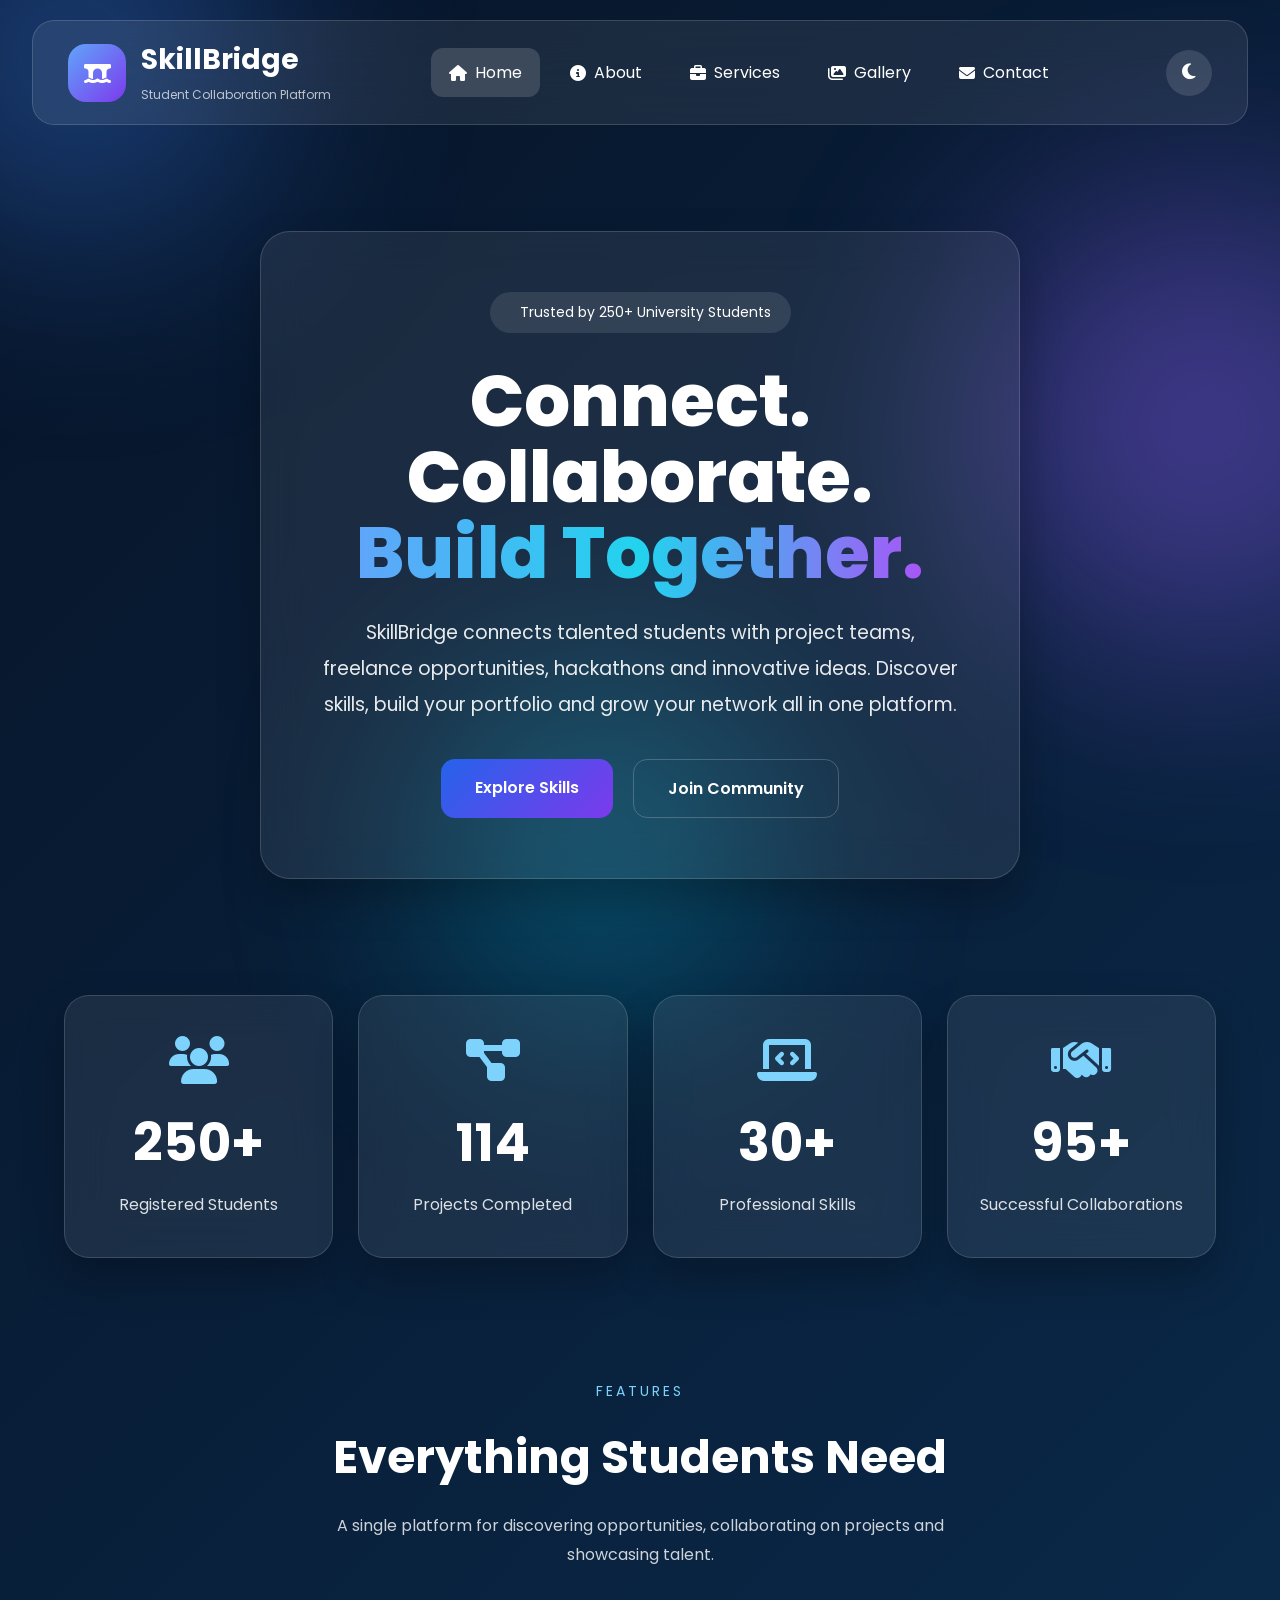
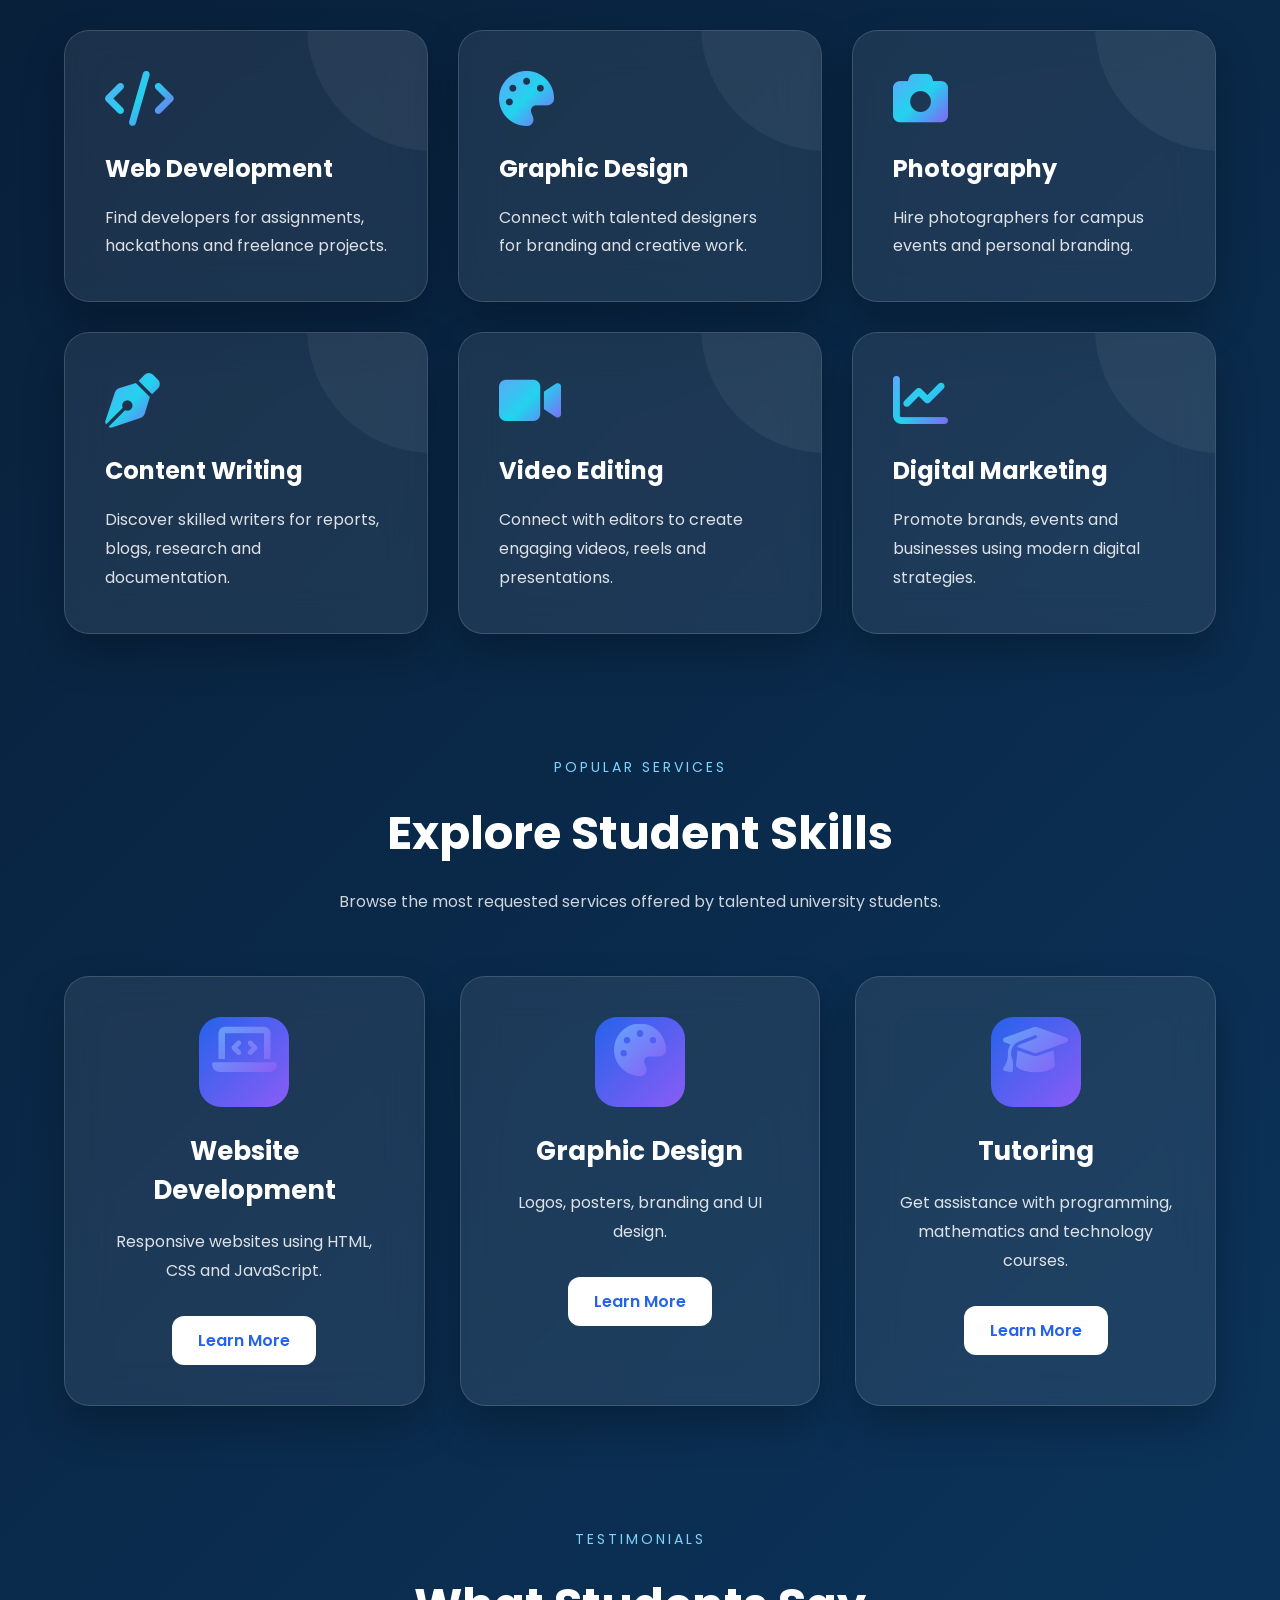
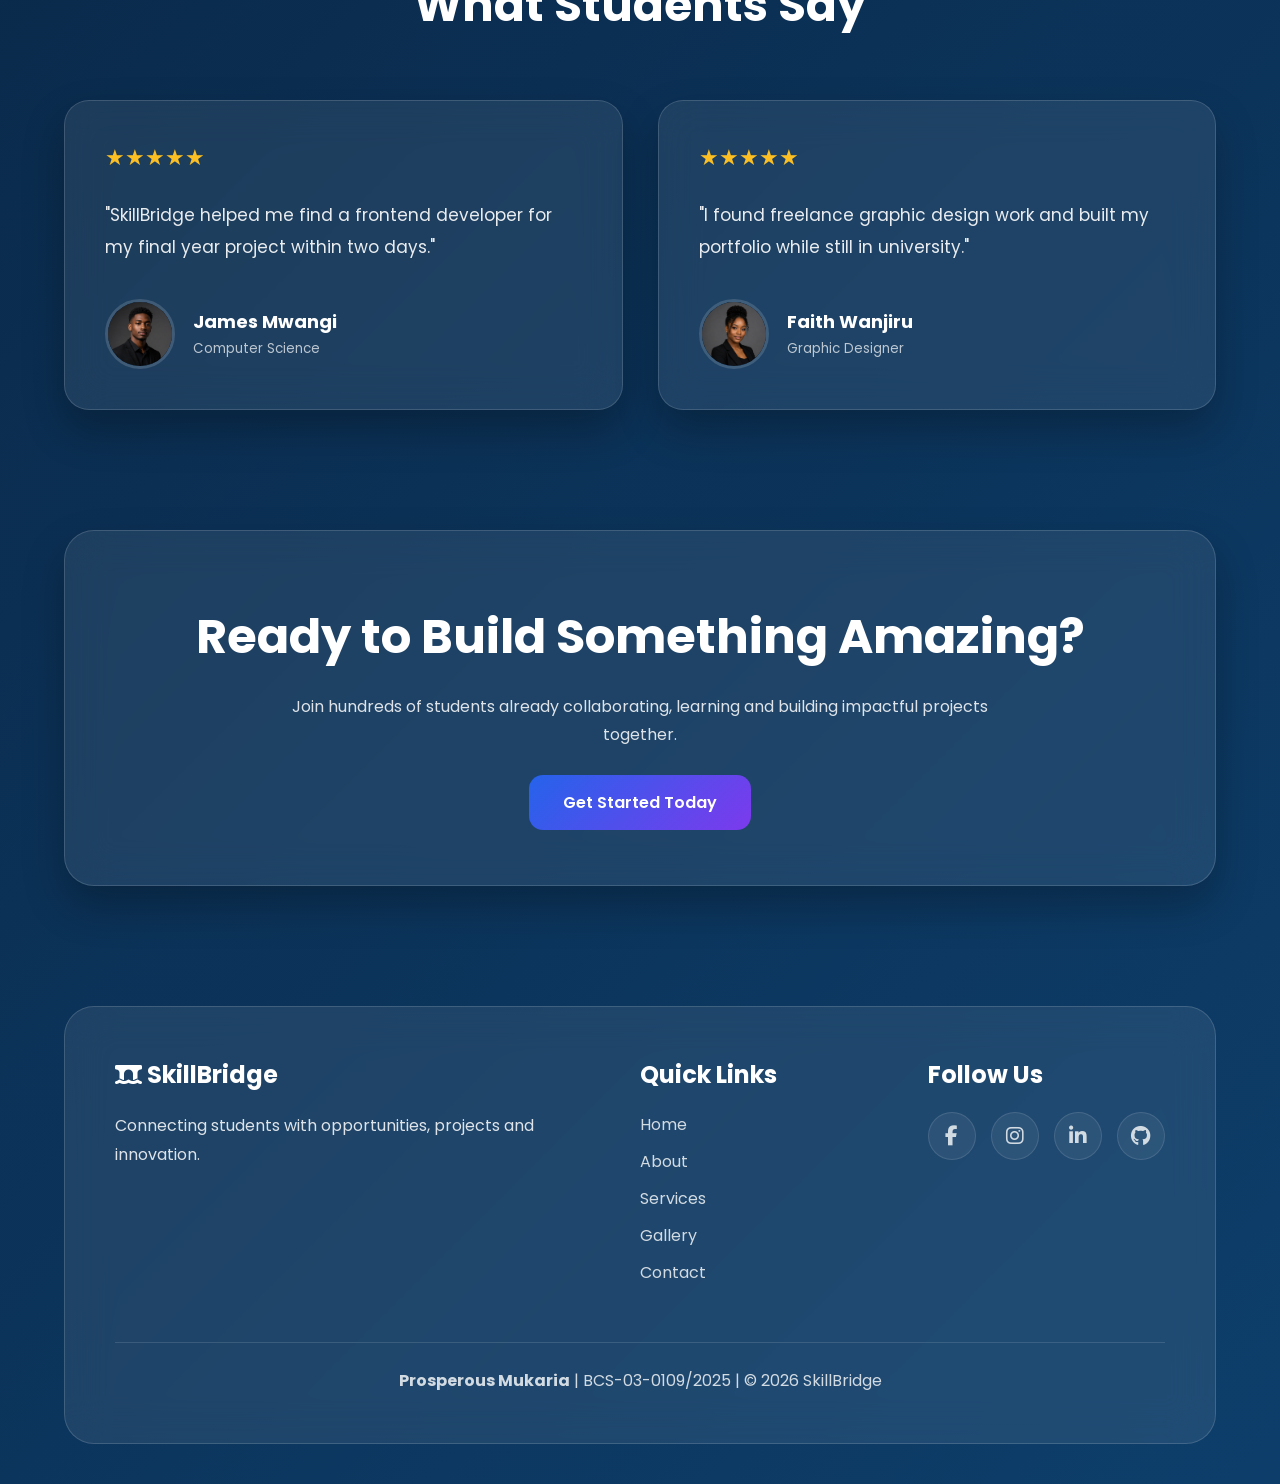
<file: index.html>
<!DOCTYPE html>
<html lang="en">

<head>

    <meta charset="UTF-8">
    <meta name="viewport" content="width=device-width, initial-scale=1.0">

    <title>SkillBridge | Connect. Collaborate. Build Together.</title>

    <meta name="description"
        content="SkillBridge helps students connect, collaborate, showcase skills and build projects together.">

    <link rel="preconnect" href="https://fonts.googleapis.com">

    <link rel="preconnect" href="https://fonts.gstatic.com" crossorigin>

    <link href="https://fonts.googleapis.com/css2?family=Poppins:wght@300;400;500;600;700;800&display=swap"
        rel="stylesheet">

    <link rel="stylesheet"
        href="https://cdnjs.cloudflare.com/ajax/libs/font-awesome/6.7.2/css/all.min.css">

    <link rel="stylesheet" href="css/style.css">

</head>

<body>

    <!-- Background Blobs -->

    <div class="blob blob1"></div>
    <div class="blob blob2"></div>
    <div class="blob blob3"></div>

    <!-- ================= NAVBAR ================= -->

    <header>

        <nav class="navbar">

            <a href="index.html" class="logo">

                <div class="logo-icon">

                    <i class="fa-solid fa-bridge-water"></i>

                </div>

                <div>

                    <h2>SkillBridge</h2>

                    <small>Student Collaboration Platform</small>

                </div>

            </a>

            <ul class="nav-links">

                <li>

                    <a href="index.html" class="active">

                        <i class="fa-solid fa-house"></i>

                        Home

                    </a>

                </li>

                <li>

                    <a href="about.html">

                        <i class="fa-solid fa-circle-info"></i>

                        About

                    </a>

                </li>

                <li>

                    <a href="services.html">

                        <i class="fa-solid fa-briefcase"></i>

                        Services

                    </a>

                </li>

                <li>

                    <a href="gallery.html">

                        <i class="fa-solid fa-images"></i>

                        Gallery

                    </a>

                </li>

                <li>

                    <a href="contact.html">

                        <i class="fa-solid fa-envelope"></i>

                        Contact

                    </a>

                </li>

            </ul>

            <div class="nav-actions">

                <button id="darkModeBtn">

                    <i class="fa-solid fa-moon"></i>

                </button>

            </div>

        </nav>

    </header>

    <!-- ================= HERO ================= -->

    <section class="hero">

        <div class="hero-content glass">

            <span class="hero-badge">

                <i class="fa-solid fa-sparkles"></i>

                Trusted by 250+ University Students

            </span>

            <h1>

                Connect.

                <br>

                Collaborate.

                <br>

                <span>Build Together.</span>

            </h1>

            <p>

                SkillBridge connects talented students with project teams,
                freelance opportunities, hackathons and innovative ideas.
                Discover skills, build your portfolio and grow your network
                all in one platform.

            </p>

            <div class="hero-buttons">

                <a href="services.html" class="btn">

                    Explore Skills

                </a>

                <a href="contact.html" class="btn btn-outline">

                    Join Community

                </a>

            </div>

        </div>

    </section>

    <!-- ================= STATS ================= -->

    <section class="stats">

        <div class="stat glass">

            <i class="fa-solid fa-users"></i>

            <h2 class="counter" data-target="250">0</h2>

            <p>Registered Students</p>

        </div>

        <div class="stat glass">

            <i class="fa-solid fa-diagram-project"></i>

            <h2 class="counter" data-target="120">0</h2>

            <p>Projects Completed</p>

        </div>

        <div class="stat glass">

            <i class="fa-solid fa-laptop-code"></i>

            <h2 class="counter" data-target="30">0</h2>

            <p>Professional Skills</p>

        </div>

        <div class="stat glass">

            <i class="fa-solid fa-handshake"></i>

            <h2 class="counter" data-target="95">0</h2>

            <p>Successful Collaborations</p>

        </div>

    </section>

    <!-- ================= FEATURES ================= -->

    <section class="section">

        <div class="section-title">

            <span>FEATURES</span>

            <h2>Everything Students Need</h2>

            <p>

                A single platform for discovering opportunities,
                collaborating on projects and showcasing talent.

            </p>

        </div>

        <div class="features-grid">

            <div class="feature-card glass">

                <i class="fa-solid fa-code"></i>

                <h3>Web Development</h3>

                <p>

                    Find developers for assignments,
                    hackathons and freelance projects.

                </p>

            </div>

            <div class="feature-card glass">

                <i class="fa-solid fa-palette"></i>

                <h3>Graphic Design</h3>

                <p>

                    Connect with talented designers
                    for branding and creative work.

                </p>

            </div>

            <div class="feature-card glass">

                <i class="fa-solid fa-camera"></i>

                <h3>Photography</h3>

                <p>

                    Hire photographers for campus
                    events and personal branding.

                </p>

            </div>

                        <div class="feature-card glass">

                <i class="fa-solid fa-pen-nib"></i>

                <h3>Content Writing</h3>

                <p>

                    Discover skilled writers for reports,
                    blogs, research and documentation.

                </p>

            </div>

            <div class="feature-card glass">

                <i class="fa-solid fa-video"></i>

                <h3>Video Editing</h3>

                <p>

                    Connect with editors to create
                    engaging videos, reels and presentations.

                </p>

            </div>

            <div class="feature-card glass">

                <i class="fa-solid fa-chart-line"></i>

                <h3>Digital Marketing</h3>

                <p>

                    Promote brands, events and businesses
                    using modern digital strategies.

                </p>

            </div>

        </div>

    </section>

    <!-- ================= SERVICES ================= -->

    <section class="section">

        <div class="section-title">

            <span>POPULAR SERVICES</span>

            <h2>Explore Student Skills</h2>

            <p>

                Browse the most requested services offered
                by talented university students.

            </p>

        </div>

        <div class="services-grid">

            <div class="service-card glass">

                <div class="service-icon">

                    <i class="fa-solid fa-laptop-code"></i>

                </div>

                <h3>Website Development</h3>

                <p>

                    Responsive websites using HTML,
                    CSS and JavaScript.

                </p>

                <a href="services.html" class="btn-small">

                    Learn More

                </a>

            </div>

            <div class="service-card glass">

                <div class="service-icon">

                    <i class="fa-solid fa-palette"></i>

                </div>

                <h3>Graphic Design</h3>

                <p>

                    Logos, posters,
                    branding and UI design.

                </p>

                <a href="services.html" class="btn-small">

                    Learn More

                </a>

            </div>

            <div class="service-card glass">

                <div class="service-icon">

                    <i class="fa-solid fa-graduation-cap"></i>

                </div>

                <h3>Tutoring</h3>

                <p>

                    Get assistance with programming,
                    mathematics and technology courses.

                </p>

                <a href="services.html" class="btn-small">

                    Learn More

                </a>

            </div>

        </div>

    </section>

    <!-- ================= TESTIMONIALS ================= -->

    <section class="section">

        <div class="section-title">

            <span>TESTIMONIALS</span>

            <h2>What Students Say</h2>

        </div>

        <div class="testimonial-grid">

            <div class="testimonial glass">

                <div class="stars">

                    ★★★★★

                </div>

                <p>

                    "SkillBridge helped me find a
                    frontend developer for my final
                    year project within two days."

                </p>

                <div class="person">

                    <img src="images/student1.png" alt="Student">

                    <div>

                        <h4>James Mwangi</h4>

                        <small>Computer Science</small>

                    </div>

                </div>

            </div>

            <div class="testimonial glass">

                <div class="stars">

                    ★★★★★

                </div>

                <p>

                    "I found freelance graphic design
                    work and built my portfolio while
                    still in university."

                </p>

                <div class="person">

                    <img src="images/student2.png" alt="Student">

                    <div>

                        <h4>Faith Wanjiru</h4>

                        <small>Graphic Designer</small>

                    </div>

                </div>

            </div>

        </div>

    </section>

    <!-- ================= CALL TO ACTION ================= -->

    <section class="cta glass">

        <h2>

            Ready to Build Something Amazing?

        </h2>

        <p>

            Join hundreds of students already collaborating,
            learning and building impactful projects together.

        </p>

        <a href="contact.html" class="btn">

            Get Started Today

        </a>

    </section>

    <!-- ================= FOOTER ================= -->

    <footer>

        <div class="footer-grid">

            <div>

                <h3>

                    <i class="fa-solid fa-bridge-water"></i>

                    SkillBridge

                </h3>

                <p>

                    Connecting students with opportunities,
                    projects and innovation.

                </p>

            </div>

            <div>

                <h3>Quick Links</h3>

                <a href="index.html">Home</a>
                <a href="about.html">About</a>
                <a href="services.html">Services</a>
                <a href="gallery.html">Gallery</a>
                <a href="contact.html">Contact</a>

            </div>

            <div>

                <h3>Follow Us</h3>

                <div class="social-links">

                    <a href="#"><i class="fab fa-facebook-f"></i></a>

                    <a href="#"><i class="fab fa-instagram"></i></a>

                    <a href="#"><i class="fab fa-linkedin-in"></i></a>

                    <a href="#"><i class="fab fa-github"></i></a>

                </div>

            </div>

        </div>

        <hr>

        <p>

            <strong>Prosperous Mukaria</strong> |
            BCS-03-0109/2025 |
            &copy; 2026 SkillBridge

        </p>

    </footer>

    <button id="topBtn">

        <i class="fa-solid fa-arrow-up"></i>

    </button>

    <script src="js/script.js"></script>

</body>

</html>
</file>
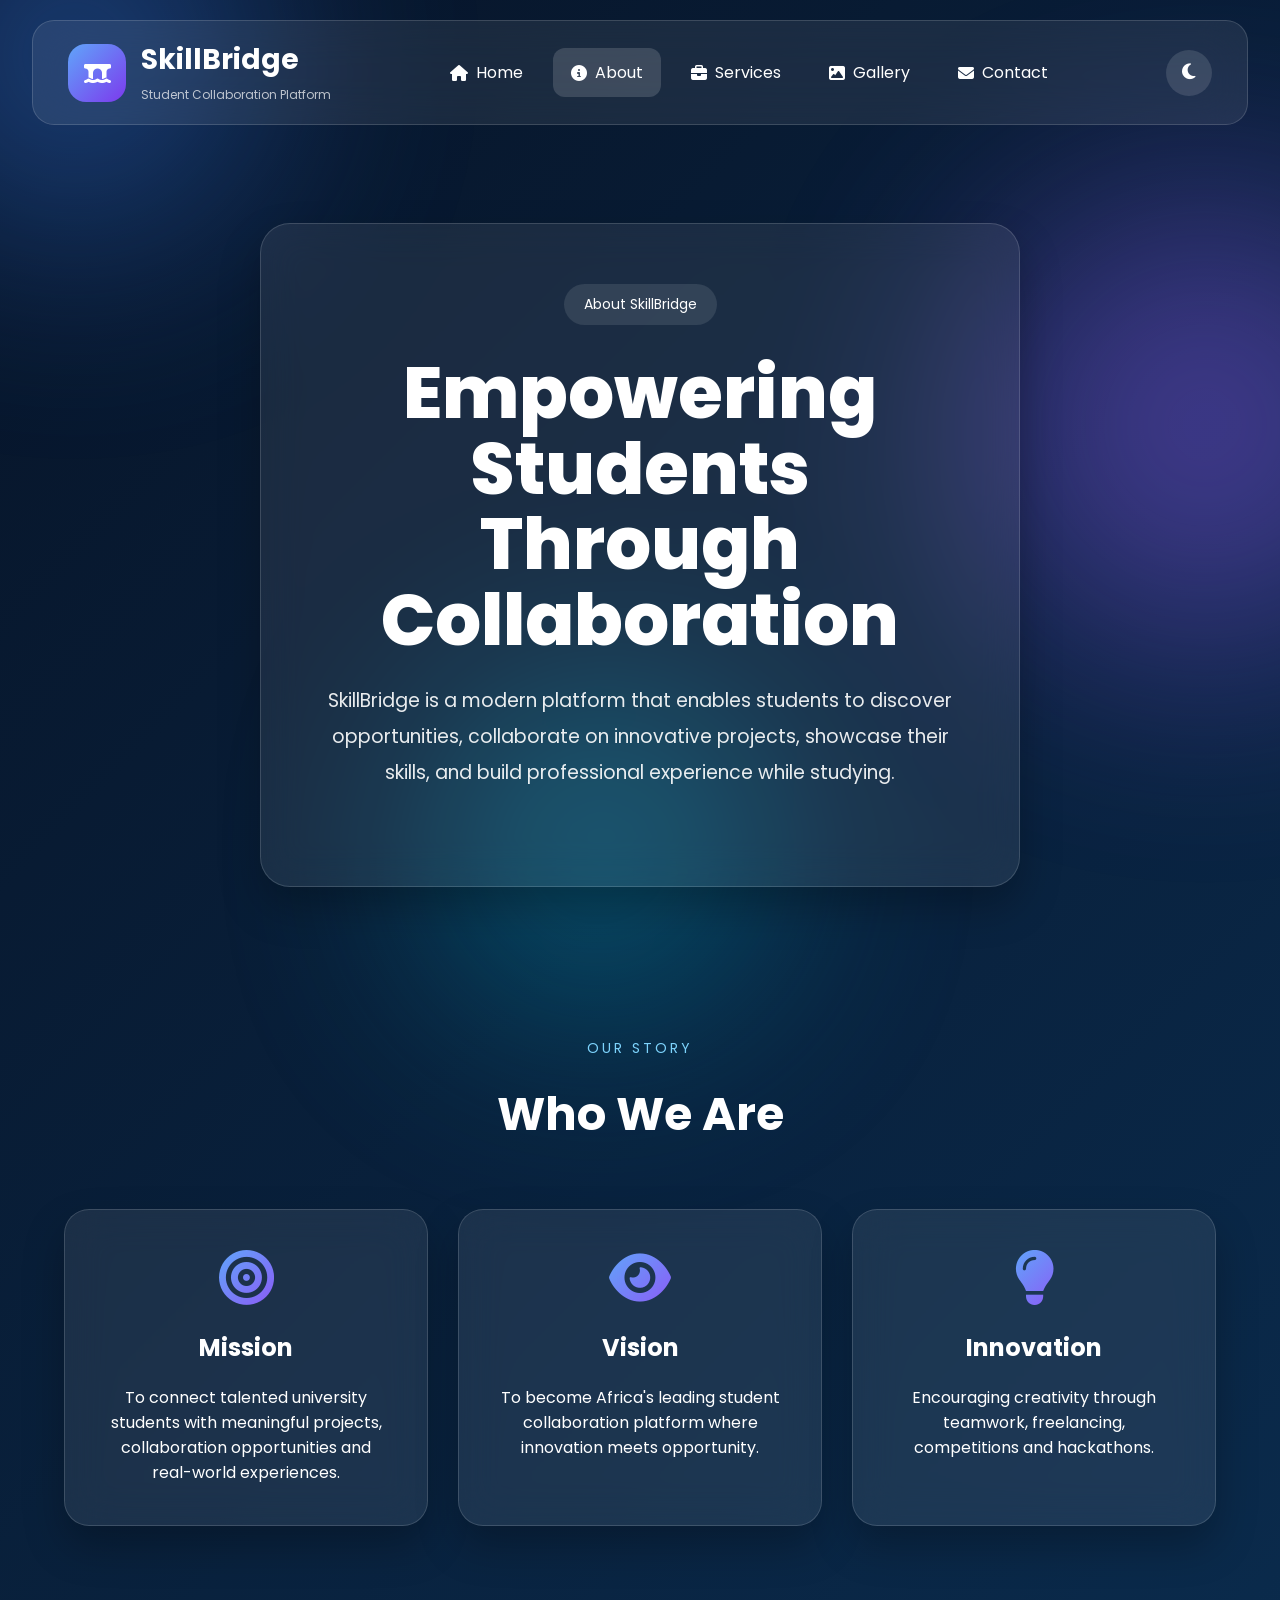
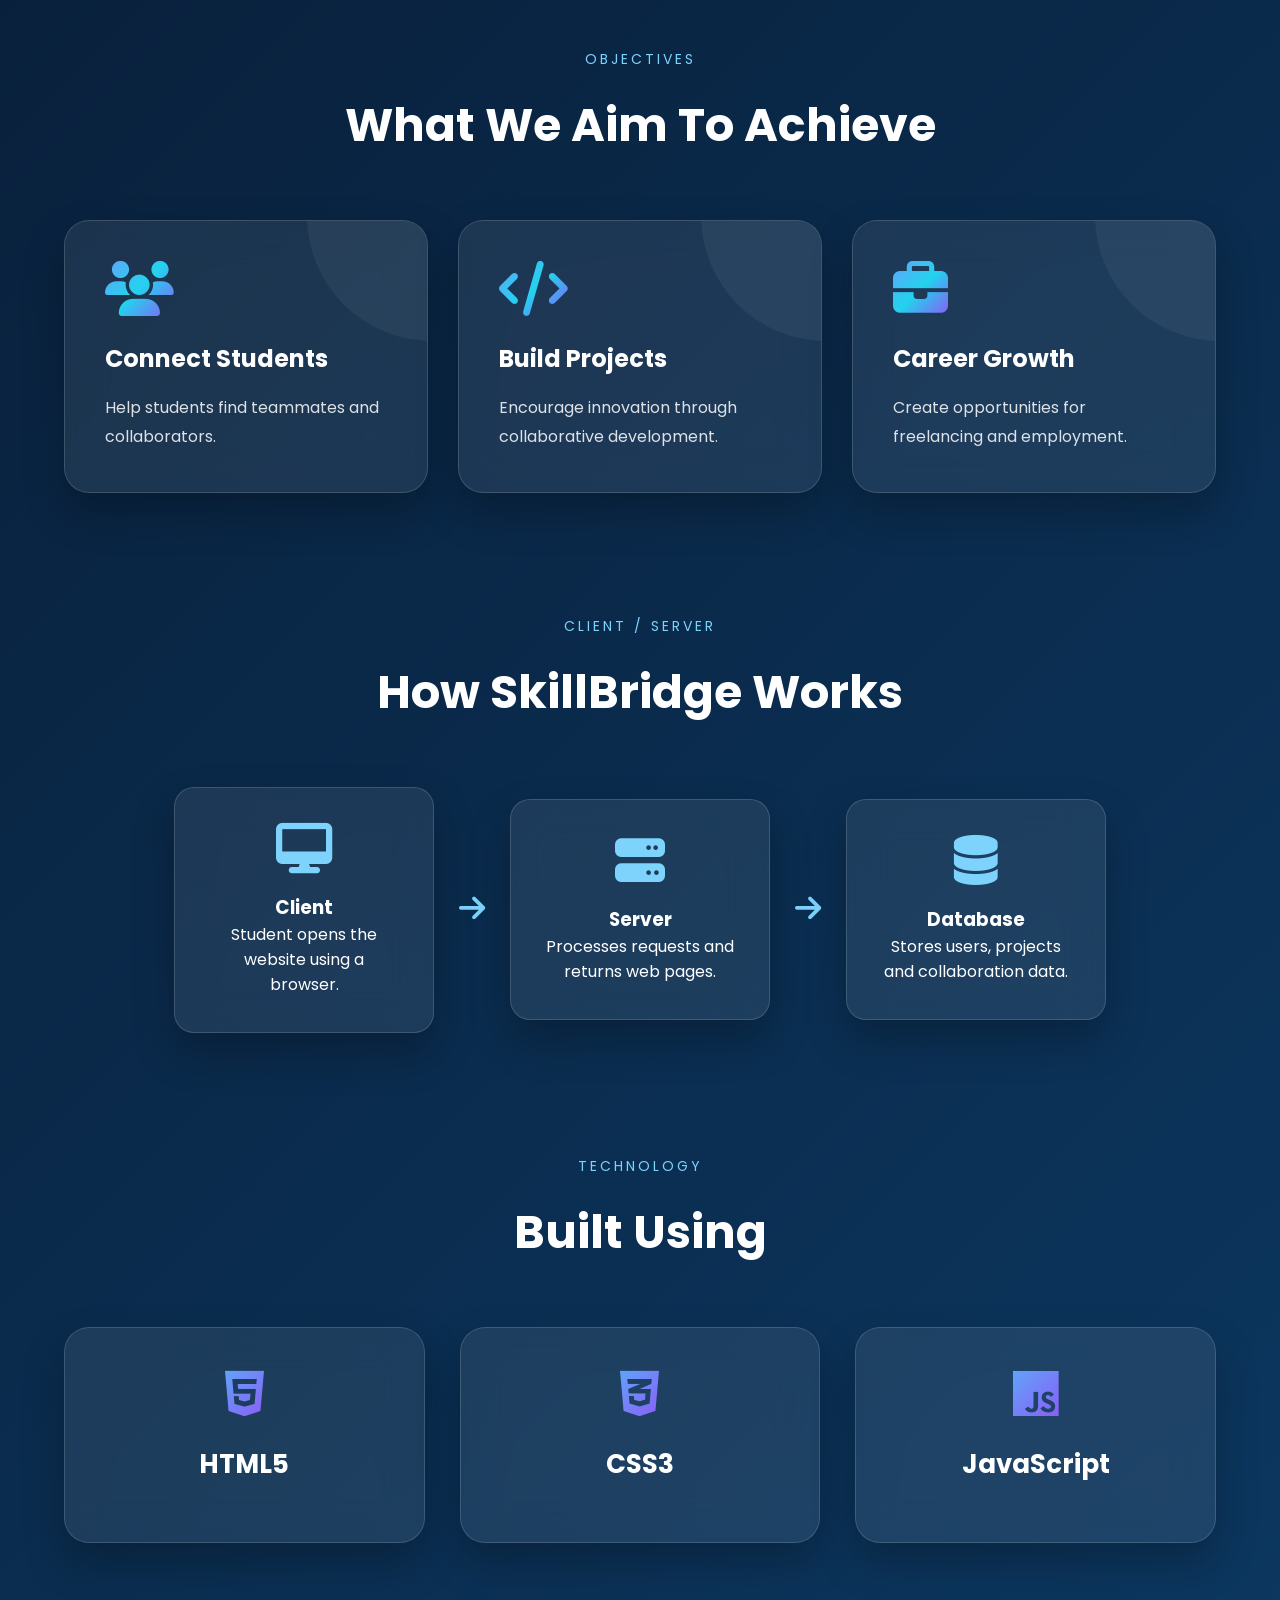
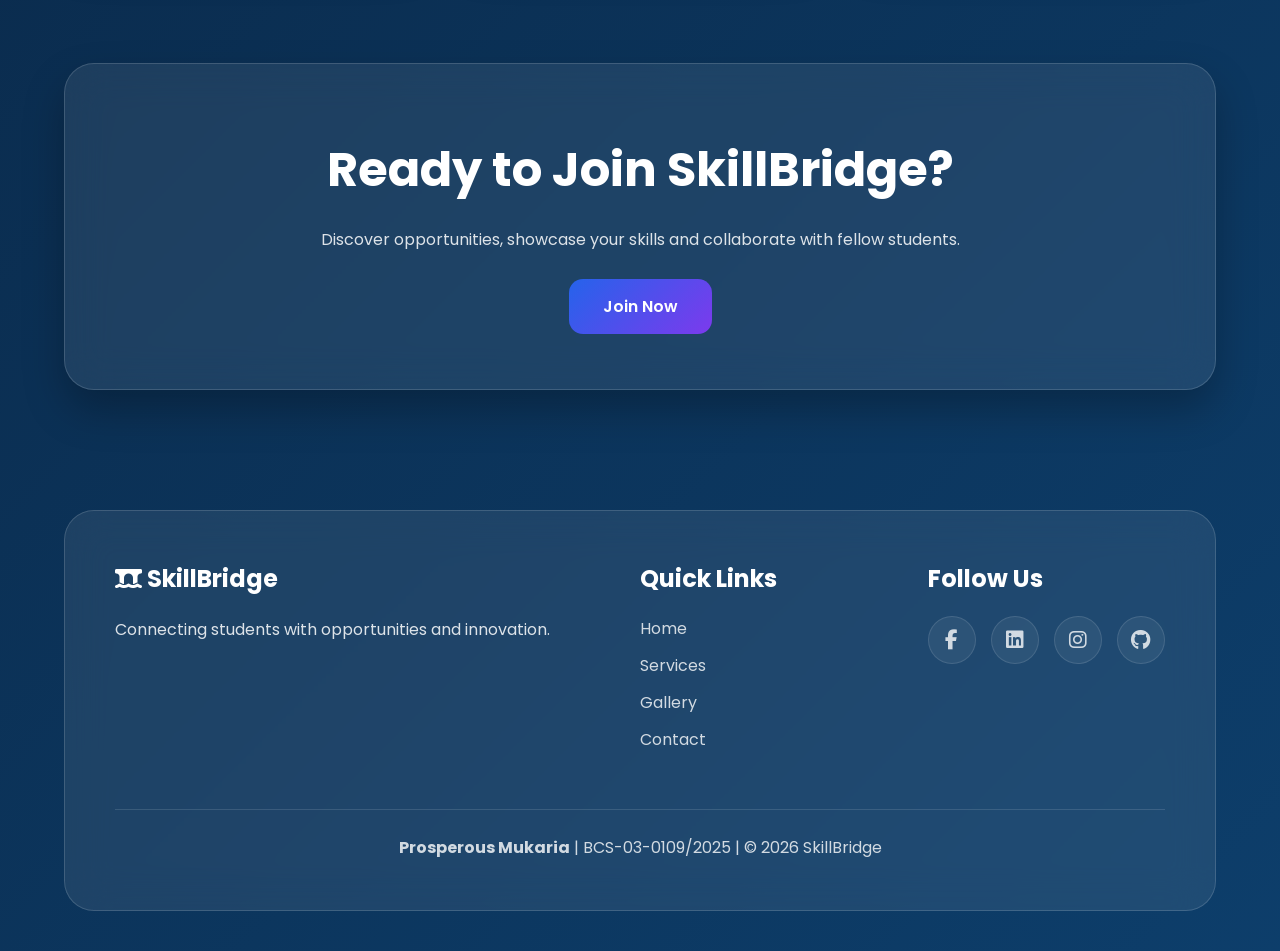
<file: about.html>
<!DOCTYPE html>
<html lang="en">

<head>

<meta charset="UTF-8">

<meta name="viewport"
content="width=device-width, initial-scale=1.0">

<title>About | SkillBridge</title>

<link rel="preconnect"
href="https://fonts.googleapis.com">

<link rel="preconnect"
href="https://fonts.gstatic.com"
crossorigin>

<link
href="https://fonts.googleapis.com/css2?family=Poppins:wght@300;400;500;600;700;800&display=swap"
rel="stylesheet">

<link
rel="stylesheet"
href="https://cdnjs.cloudflare.com/ajax/libs/font-awesome/6.7.2/css/all.min.css">

<link
rel="stylesheet"
href="css/style.css">

</head>

<body>

<div class="blob blob1"></div>
<div class="blob blob2"></div>
<div class="blob blob3"></div>

<header>

<nav class="navbar">

<a href="index.html"
class="logo">

<div class="logo-icon">

<i class="fa-solid fa-bridge-water"></i>

</div>

<div>

<h2>SkillBridge</h2>

<small>Student Collaboration Platform</small>

</div>

</a>

<ul class="nav-links">

<li><a href="index.html"><i class="fa-solid fa-house"></i> Home</a></li>

<li><a class="active"
href="about.html"><i class="fa-solid fa-circle-info"></i> About</a></li>

<li><a href="services.html"><i class="fa-solid fa-briefcase"></i> Services</a></li>

<li><a href="gallery.html"><i class="fa-solid fa-image"></i> Gallery</a></li>

<li><a href="contact.html"><i class="fa-solid fa-envelope"></i> Contact</a></li>

</ul>

<button id="darkModeBtn">

<i class="fa-solid fa-moon"></i>

</button>

</nav>

</header>

<section class="hero">

<div class="hero-content glass">

<span class="hero-badge">

About SkillBridge

</span>

<h1>

Empowering Students

Through Collaboration

</h1>

<p>

SkillBridge is a modern platform that enables students to discover opportunities, collaborate on innovative projects, showcase their skills, and build professional experience while studying.

</p>

</div>

</section>

<section class="section">

<div class="section-title">

<span>OUR STORY</span>

<h2>

Who We Are

</h2>

</div>

<div class="about-container">

<div class="about-card glass">

<i class="fa-solid fa-bullseye"></i>

<h3>Mission</h3>

<p>

To connect talented university students with meaningful projects, collaboration opportunities and real-world experiences.

</p>

</div>

<div class="about-card glass">

<i class="fa-solid fa-eye"></i>

<h3>Vision</h3>

<p>

To become Africa's leading student collaboration platform where innovation meets opportunity.

</p>

</div>

<div class="about-card glass">

<i class="fa-solid fa-lightbulb"></i>

<h3>Innovation</h3>

<p>

Encouraging creativity through teamwork, freelancing, competitions and hackathons.

</p>

</div>

</div>

</section>

<section class="section">

<div class="section-title">

<span>OBJECTIVES</span>

<h2>

What We Aim To Achieve

</h2>

</div>

<div class="features-grid">

<div class="feature-card glass">

<i class="fa-solid fa-users"></i>

<h3>Connect Students</h3>

<p>

Help students find teammates and collaborators.

</p>

</div>

<div class="feature-card glass">

<i class="fa-solid fa-code"></i>

<h3>Build Projects</h3>

<p>

Encourage innovation through collaborative development.

</p>

</div>

<div class="feature-card glass">

<i class="fa-solid fa-briefcase"></i>

<h3>Career Growth</h3>

<p>

Create opportunities for freelancing and employment.

</p>

</div>

</div>

</section>

<section class="section">

<div class="section-title">

<span>CLIENT / SERVER</span>

<h2>

How SkillBridge Works

</h2>

</div>

<div class="architecture">

<div class="arch-box glass">

<i class="fa-solid fa-desktop"></i>

<h3>Client</h3>

<p>

Student opens the website using a browser.

</p>

</div>

<div class="arrow">

<i class="fa-solid fa-arrow-right"></i>

</div>

<div class="arch-box glass">

<i class="fa-solid fa-server"></i>

<h3>Server</h3>

<p>

Processes requests and returns web pages.

</p>

</div>

<div class="arrow">

<i class="fa-solid fa-arrow-right"></i>

</div>

<div class="arch-box glass">

<i class="fa-solid fa-database"></i>

<h3>Database</h3>

<p>

Stores users, projects and collaboration data.

</p>

</div>

</div>

</section>

<section class="section">

<div class="section-title">

<span>TECHNOLOGY</span>

<h2>

Built Using

</h2>

</div>

<div class="services-grid">

<div class="service-card glass">

<i class="fa-brands fa-html5"></i>

<h3>HTML5</h3>

</div>

<div class="service-card glass">

<i class="fa-brands fa-css3-alt"></i>

<h3>CSS3</h3>

</div>

<div class="service-card glass">

<i class="fa-brands fa-js"></i>

<h3>JavaScript</h3>

</div>

</div>

</section>

<section class="cta glass">

<h2>

Ready to Join SkillBridge?

</h2>

<p>

Discover opportunities, showcase your skills and collaborate with fellow students.

</p>

<a href="contact.html"

class="btn">

Join Now

</a>

</section>

<footer>

<div class="footer-grid">

<div>

<h3>

<i class="fa-solid fa-bridge-water"></i>

SkillBridge

</h3>

<p>

Connecting students with opportunities and innovation.

</p>

</div>

<div>

<h3>Quick Links</h3>

<a href="index.html">Home</a>

<a href="services.html">Services</a>

<a href="gallery.html">Gallery</a>

<a href="contact.html">Contact</a>

</div>

<div>

<h3>Follow Us</h3>

<div class="social-links">

<a href="#"><i class="fab fa-facebook-f"></i></a>

<a href="#"><i class="fab fa-linkedin"></i></a>

<a href="#"><i class="fab fa-instagram"></i></a>

<a href="#"><i class="fab fa-github"></i></a>

</div>

</div>

</div>

<hr>

<p>

<strong>Prosperous Mukaria</strong> |

BCS-03-0109/2025 |

© 2026 SkillBridge

</p>

</footer>

<button id="topBtn">

<i class="fa-solid fa-arrow-up"></i>

</button>

<script src="js/script.js"></script>

</body>

</html>
</file>
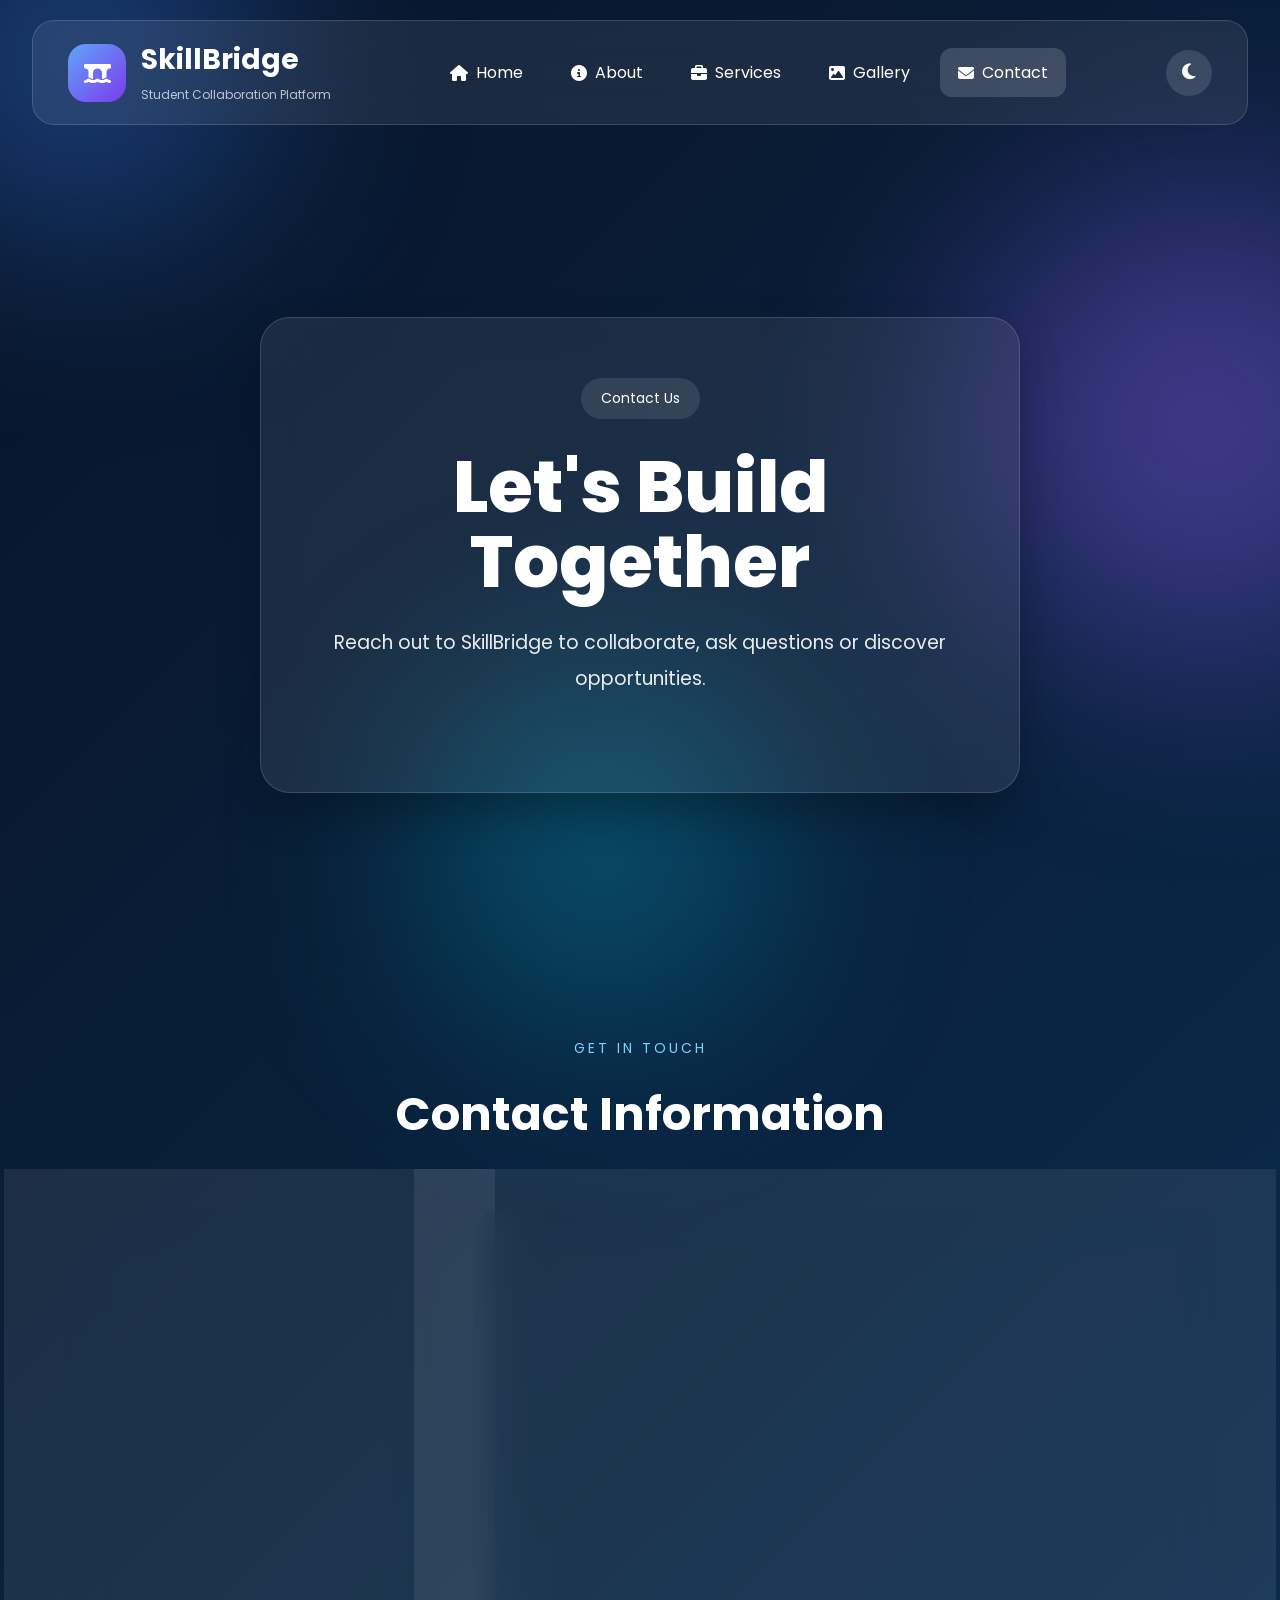
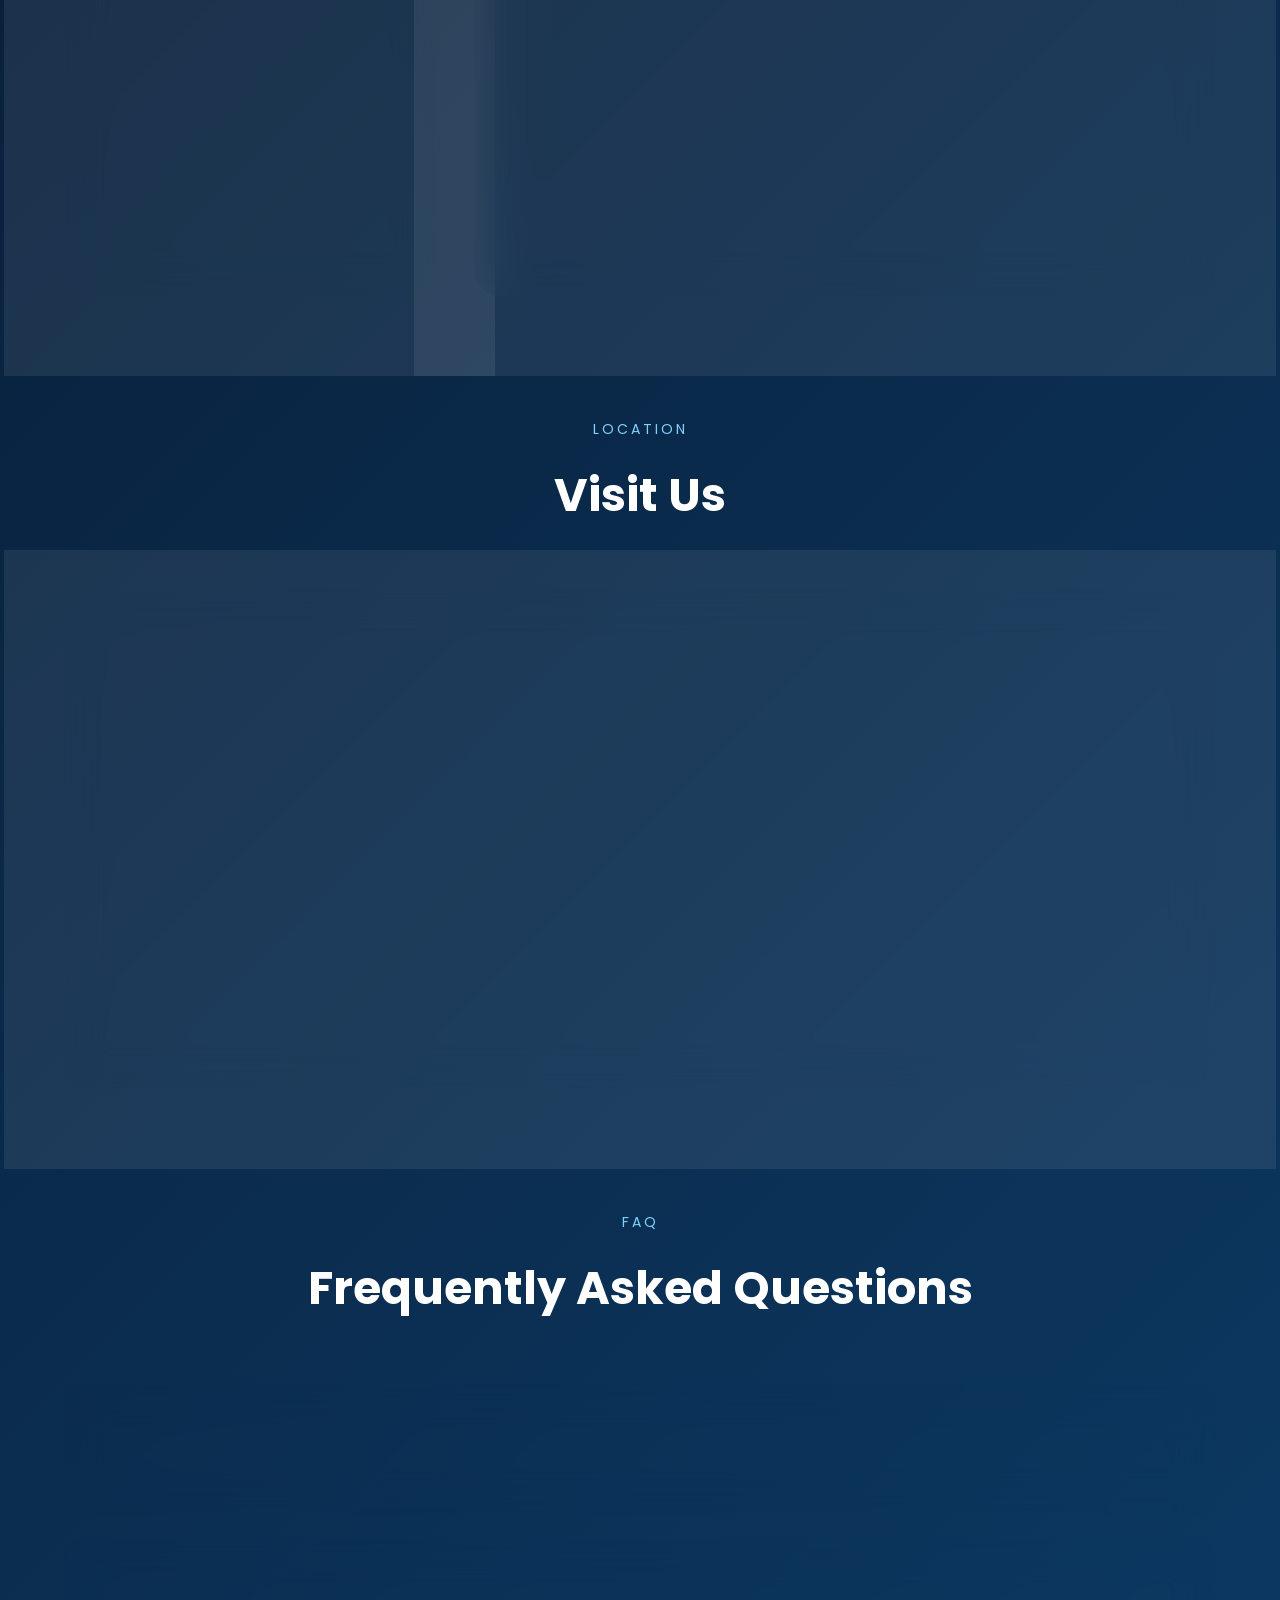
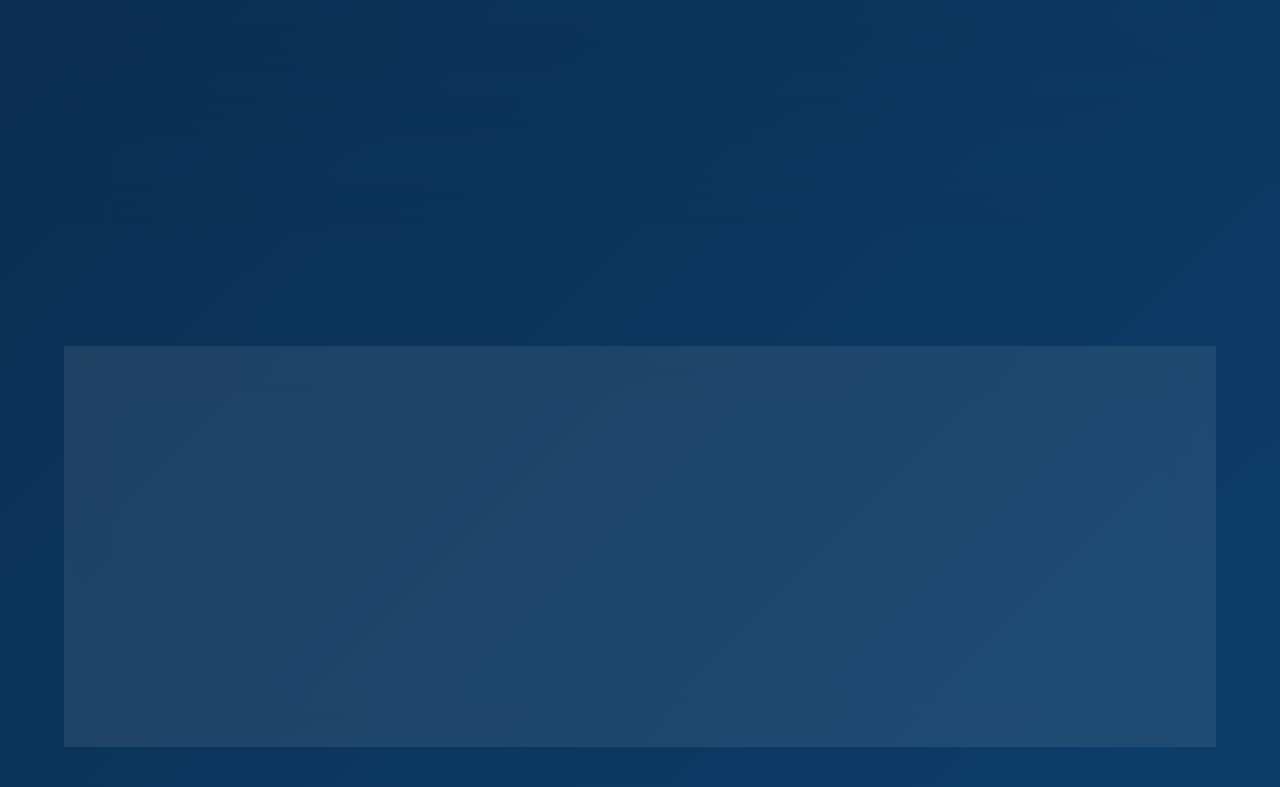
<file: contact.html>
<!DOCTYPE html>
<html lang="en">

<head>

<meta charset="UTF-8">

<meta name="viewport"
content="width=device-width, initial-scale=1.0">

<title>Contact | SkillBridge</title>

<link rel="preconnect"
href="https://fonts.googleapis.com">

<link rel="preconnect"
href="https://fonts.gstatic.com"
crossorigin>

<link href="https://fonts.googleapis.com/css2?family=Poppins:wght@300;400;500;600;700;800&display=swap"
rel="stylesheet">

<link rel="stylesheet"
href="https://cdnjs.cloudflare.com/ajax/libs/font-awesome/6.7.2/css/all.min.css">

<link rel="stylesheet"
href="css/style.css">

</head>

<body>

<div class="blob blob1"></div>
<div class="blob blob2"></div>
<div class="blob blob3"></div>

<header>

<nav class="navbar">

<a href="index.html" class="logo">

<div class="logo-icon">

<i class="fa-solid fa-bridge-water"></i>

</div>

<div>

<h2>SkillBridge</h2>

<small>Student Collaboration Platform</small>

</div>

</a>

<ul class="nav-links">

<li><a href="index.html"><i class="fa-solid fa-house"></i> Home</a></li>

<li><a href="about.html"><i class="fa-solid fa-circle-info"></i> About</a></li>

<li><a href="services.html"><i class="fa-solid fa-briefcase"></i> Services</a></li>

<li><a href="gallery.html"><i class="fa-solid fa-image"></i> Gallery</a></li>

<li><a class="active" href="contact.html"><i class="fa-solid fa-envelope"></i> Contact</a></li>

</ul>

<button id="darkModeBtn">

<i class="fa-solid fa-moon"></i>

</button>

</nav>

</header>

<section class="hero">

<div class="hero-content glass">

<span class="hero-badge">

Contact Us

</span>

<h1>

Let's Build Together

</h1>

<p>

Reach out to SkillBridge to collaborate, ask questions or discover opportunities.

</p>

</div>

</section>

<section class="section">

<div class="section-title">

<span>GET IN TOUCH</span>

<h2>

Contact Information

</h2>

</div>

<div class="contact-container">

<div class="contact-info glass">

<h3>Contact Details</h3>

<p>

<i class="fa-solid fa-location-dot"></i>

Nairobi, Kenya

</p>

<p>

<i class="fa-solid fa-phone"></i>

+254 700 123 456

</p>

<p>

<i class="fa-solid fa-envelope"></i>

info@skillbridge.com

</p>

<p>

<i class="fa-solid fa-clock"></i>

Mon - Fri : 8:00 AM - 5:00 PM

</p>

</div>

<div class="contact-form glass">

<form id="contactForm">

<label>

Full Name

</label>

<input
type="text"
id="name"
required>

<label>

Email Address

</label>

<input
type="email"
id="email"
required>

<label>

Service Required

</label>

<select id="service">

<option>Web Development</option>

<option>Graphic Design</option>

<option>Photography</option>

<option>Video Editing</option>

<option>Digital Marketing</option>

</select>

<label>

Message

</label>

<textarea
id="message"
rows="6"
required></textarea>

<button
type="submit"
class="btn">

Send Message

</button>

</form>

</div>

</div>

</section>

<section class="section">

<div class="section-title">

<span>LOCATION</span>

<h2>

Visit Us

</h2>

</div>

<div class="glass"
style="padding:20px;border-radius:25px;">

<iframe

src="https://www.google.com/maps?q=Nairobi,Kenya&output=embed"

width="100%"

height="450"

style="border:0;border-radius:20px;"

loading="lazy">

</iframe>

</div>

</section>

<section class="section">

<div class="section-title">

<span>FAQ</span>

<h2>

Frequently Asked Questions

</h2>

</div>

<div class="faq">

<div class="faq-item glass">

<h3>

What is SkillBridge?

</h3>

<p>

A platform that connects students for collaboration, freelancing and projects.

</p>

</div>

<div class="faq-item glass">

<h3>

Is registration free?

</h3>

<p>

Yes. Students can join and create profiles without paying.

</p>

</div>

<div class="faq-item glass">

<h3>

Can businesses hire students?

</h3>

<p>

Yes. Businesses can connect with talented students through the platform.

</p>

</div>

</div>

</section>

<footer>

<div class="footer-grid">

<div>

<h3>

SkillBridge

</h3>

<p>

Connecting talented students with opportunities.

</p>

</div>

<div>

<h3>

Quick Links

</h3>

<a href="index.html">Home</a>

<a href="about.html">About</a>

<a href="services.html">Services</a>

<a href="gallery.html">Gallery</a>

</div>

<div>

<h3>

Follow Us

</h3>

<div class="social-links">

<a href="#"><i class="fab fa-facebook-f"></i></a>

<a href="#"><i class="fab fa-instagram"></i></a>

<a href="#"><i class="fab fa-linkedin"></i></a>

<a href="#"><i class="fab fa-github"></i></a>

</div>

</div>

</div>

<hr>

<p>

<strong>Prosperous Mukaria</strong>

|

BCS-03-0109/2025

|

&copy; 2026 SkillBridge

</p>

</footer>

<button id="topBtn">

<i class="fa-solid fa-arrow-up"></i>

</button>

<script src="js/script.js"></script>

</body>

</html>
</file>
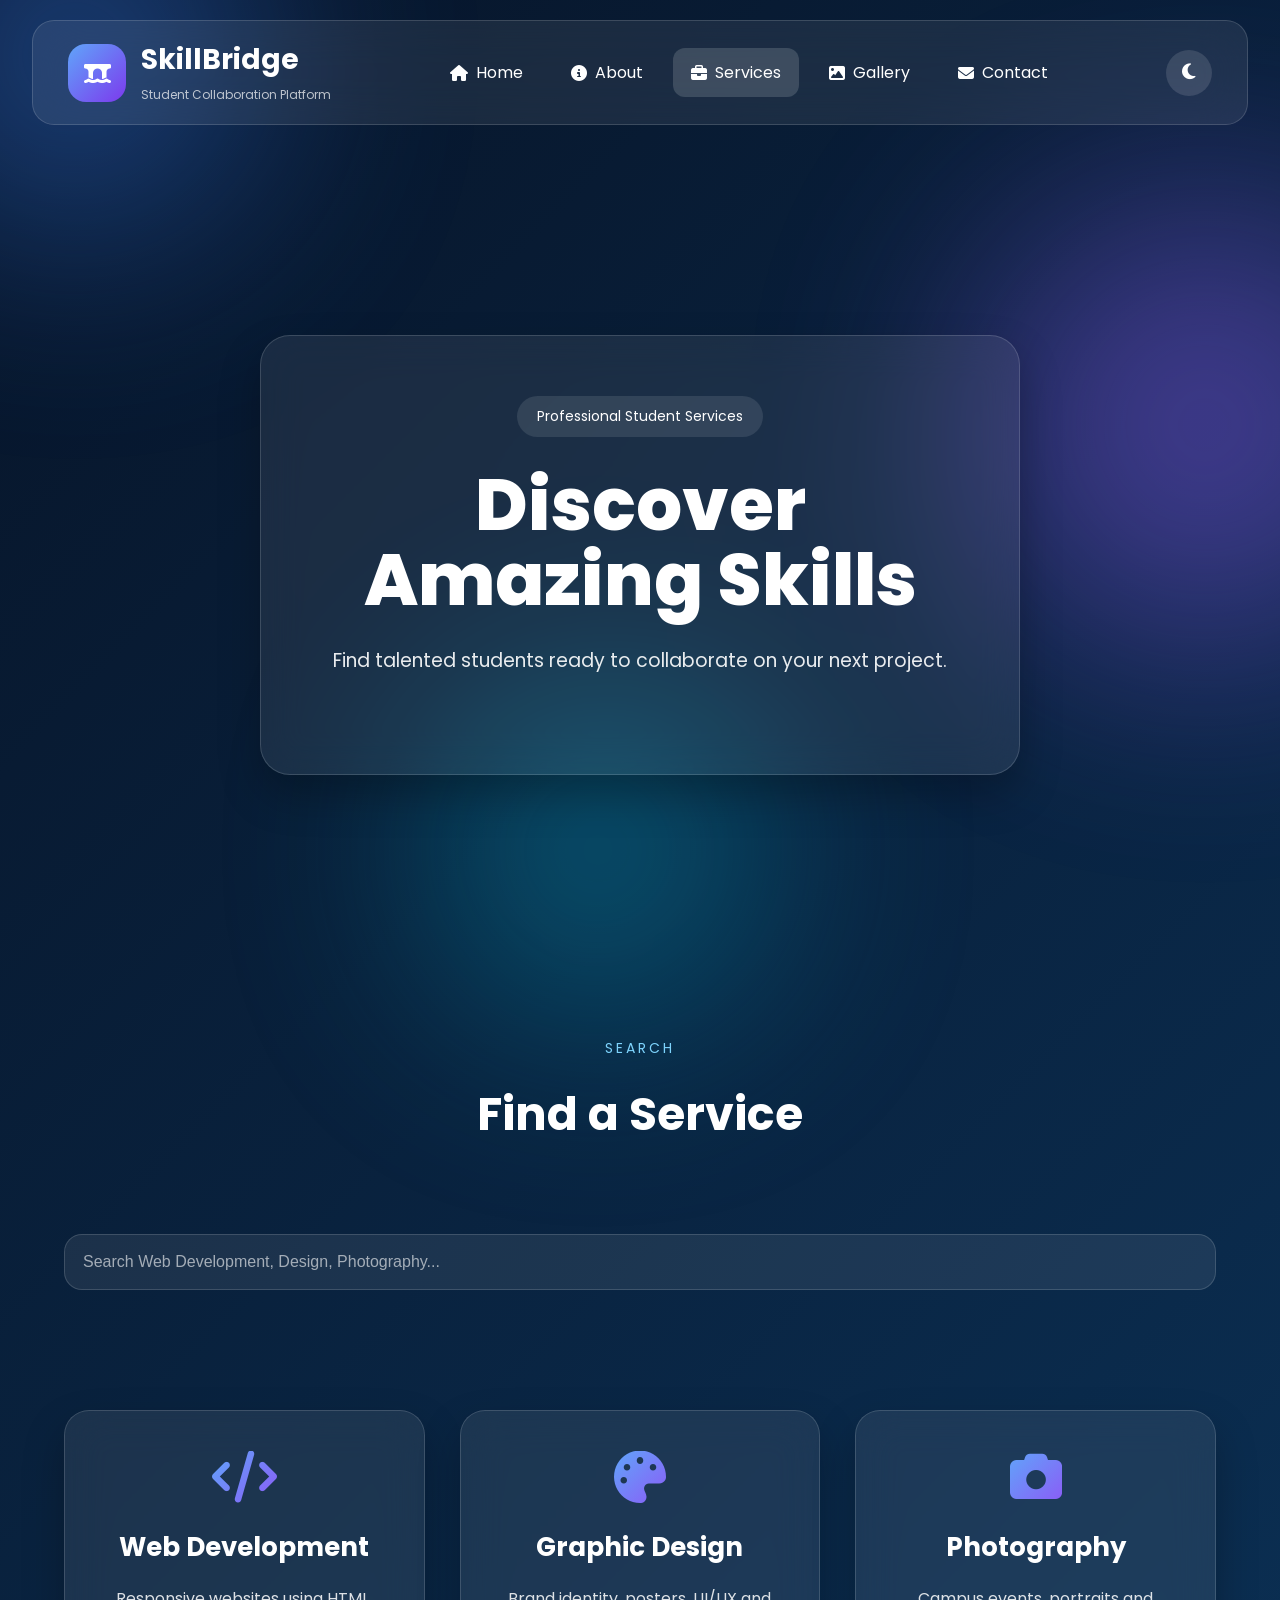
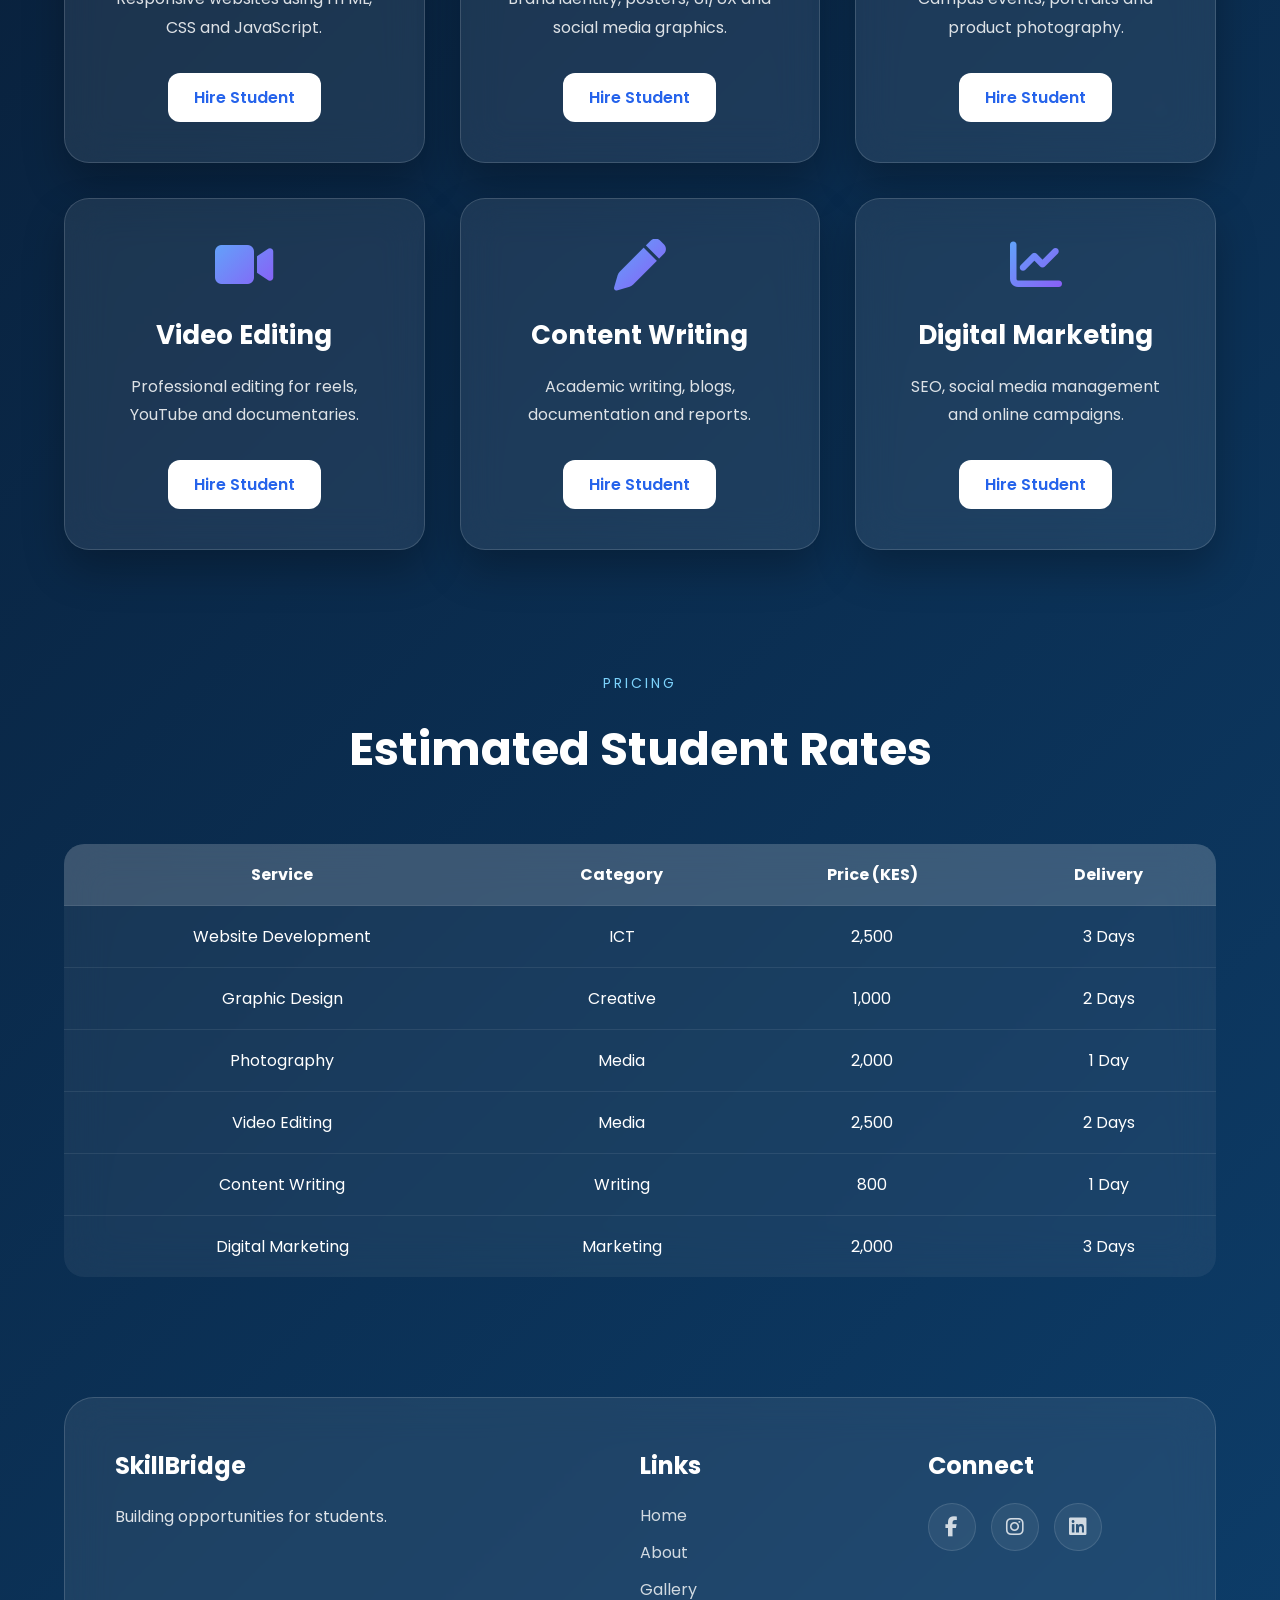
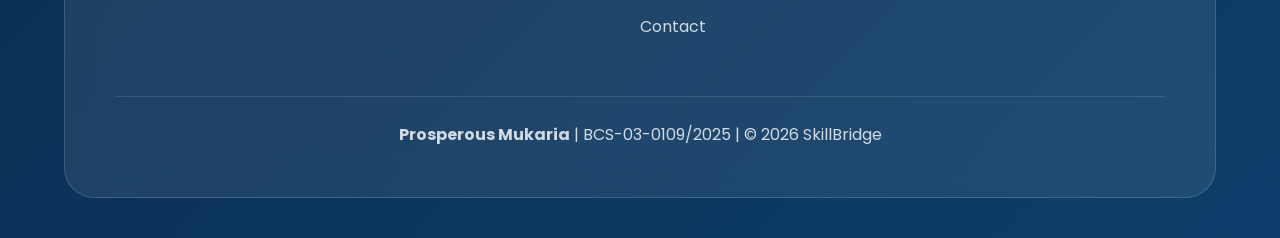
<file: services.html>
<!DOCTYPE html>
<html lang="en">

<head>

<meta charset="UTF-8">

<meta name="viewport"
content="width=device-width, initial-scale=1.0">

<title>Services | SkillBridge</title>

<link rel="preconnect"
href="https://fonts.googleapis.com">

<link rel="preconnect"
href="https://fonts.gstatic.com"
crossorigin>

<link href="https://fonts.googleapis.com/css2?family=Poppins:wght@300;400;500;600;700;800&display=swap"
rel="stylesheet">

<link rel="stylesheet"
href="https://cdnjs.cloudflare.com/ajax/libs/font-awesome/6.7.2/css/all.min.css">

<link rel="stylesheet"
href="css/style.css">

</head>

<body>

<div class="blob blob1"></div>
<div class="blob blob2"></div>
<div class="blob blob3"></div>

<header>

<nav class="navbar">

<a href="index.html"
class="logo">

<div class="logo-icon">

<i class="fa-solid fa-bridge-water"></i>

</div>

<div>

<h2>SkillBridge</h2>

<small>Student Collaboration Platform</small>

</div>

</a>

<ul class="nav-links">

<li><a href="index.html"><i class="fa-solid fa-house"></i> Home</a></li>

<li><a href="about.html"><i class="fa-solid fa-circle-info"></i> About</a></li>

<li><a class="active" href="services.html"><i class="fa-solid fa-briefcase"></i> Services</a></li>

<li><a href="gallery.html"><i class="fa-solid fa-image"></i> Gallery</a></li>

<li><a href="contact.html"><i class="fa-solid fa-envelope"></i> Contact</a></li>

</ul>

<button id="darkModeBtn">

<i class="fa-solid fa-moon"></i>

</button>

</nav>

</header>

<section class="hero">

<div class="hero-content glass">

<span class="hero-badge">

Professional Student Services

</span>

<h1>

Discover Amazing Skills

</h1>

<p>

Find talented students ready to collaborate on your next project.

</p>

</div>

</section>

<section class="section">

<div class="section-title">

<span>SEARCH</span>

<h2>

Find a Service

</h2>

</div>

<input
type="text"
id="searchInput"
class="search-box"
placeholder="Search Web Development, Design, Photography...">

</section>

<section class="section">

<div class="services-grid" id="serviceGrid">

<div class="service-card glass">

<i class="fa-solid fa-code"></i>

<h3>Web Development</h3>

<p>Responsive websites using HTML, CSS and JavaScript.</p>

<a href="#" class="btn-small">Hire Student</a>

</div>

<div class="service-card glass">

<i class="fa-solid fa-palette"></i>

<h3>Graphic Design</h3>

<p>Brand identity, posters, UI/UX and social media graphics.</p>

<a href="#" class="btn-small">Hire Student</a>

</div>

<div class="service-card glass">

<i class="fa-solid fa-camera"></i>

<h3>Photography</h3>

<p>Campus events, portraits and product photography.</p>

<a href="#" class="btn-small">Hire Student</a>

</div>

<div class="service-card glass">

<i class="fa-solid fa-video"></i>

<h3>Video Editing</h3>

<p>Professional editing for reels, YouTube and documentaries.</p>

<a href="#" class="btn-small">Hire Student</a>

</div>

<div class="service-card glass">

<i class="fa-solid fa-pen"></i>

<h3>Content Writing</h3>

<p>Academic writing, blogs, documentation and reports.</p>

<a href="#" class="btn-small">Hire Student</a>

</div>

<div class="service-card glass">

<i class="fa-solid fa-chart-line"></i>

<h3>Digital Marketing</h3>

<p>SEO, social media management and online campaigns.</p>

<a href="#" class="btn-small">Hire Student</a>

</div>

</div>

</section>

<section class="section">

<div class="section-title">

<span>PRICING</span>

<h2>

Estimated Student Rates

</h2>

</div>

<table class="pricing-table">

<thead>

<tr>

<th>Service</th>

<th>Category</th>

<th>Price (KES)</th>

<th>Delivery</th>

</tr>

</thead>

<tbody>

<tr>

<td>Website Development</td>

<td>ICT</td>

<td>2,500</td>

<td>3 Days</td>

</tr>

<tr>

<td>Graphic Design</td>

<td>Creative</td>

<td>1,000</td>

<td>2 Days</td>

</tr>

<tr>

<td>Photography</td>

<td>Media</td>

<td>2,000</td>

<td>1 Day</td>

</tr>

<tr>

<td>Video Editing</td>

<td>Media</td>

<td>2,500</td>

<td>2 Days</td>

</tr>

<tr>

<td>Content Writing</td>

<td>Writing</td>

<td>800</td>

<td>1 Day</td>

</tr>

<tr>

<td>Digital Marketing</td>

<td>Marketing</td>

<td>2,000</td>

<td>3 Days</td>

</tr>

</tbody>

</table>

</section>

<footer>

<div class="footer-grid">

<div>

<h3>SkillBridge</h3>

<p>Building opportunities for students.</p>

</div>

<div>

<h3>Links</h3>

<a href="index.html">Home</a>

<a href="about.html">About</a>

<a href="gallery.html">Gallery</a>

<a href="contact.html">Contact</a>

</div>

<div>

<h3>Connect</h3>

<div class="social-links">

<a href="#"><i class="fab fa-facebook-f"></i></a>

<a href="#"><i class="fab fa-instagram"></i></a>

<a href="#"><i class="fab fa-linkedin"></i></a>

</div>

</div>

</div>

<hr>

<p>

<strong>Prosperous Mukaria</strong> |
BCS-03-0109/2025 |
© 2026 SkillBridge

</p>

</footer>

<button id="topBtn">

<i class="fa-solid fa-arrow-up"></i>

</button>

<script src="js/script.js"></script>

</body>

</html>
</file>
<file: css/style.css>
/* =====================================================
   SKILLBRIDGE
   Premium Glassmorphism UI
====================================================== */

@import url('https://fonts.googleapis.com/css2?family=Poppins:wght@300;400;500;600;700;800&display=swap');

/* =========================
RESET
========================= */

*{

margin:0;

padding:0;

box-sizing:border-box;

}

html{

scroll-behavior:smooth;

}

:root{

--primary:#2563eb;

--secondary:#7c3aed;

--accent:#06b6d4;

--text:#ffffff;

--glass:rgba(255,255,255,.08);

--border:rgba(255,255,255,.15);

--shadow:0 20px 40px rgba(0,0,0,.25);

}

/* =========================
BODY
========================= */

body{

font-family:"Poppins",sans-serif;

color:var(--text);

background:
linear-gradient(
135deg,
#071428,
#0f4c81,
#4338ca,
#020617
);

background-size:400% 400%;

animation:bgMove 18s ease infinite;

overflow-x:hidden;

position:relative;

min-height:100vh;

}

@keyframes bgMove{

0%{

background-position:0% 50%;

}

50%{

background-position:100% 50%;

}

100%{

background-position:0% 50%;

}

}

/* =========================
BACKGROUND BLOBS
========================= */

.blob{

position:fixed;

border-radius:50%;

filter:blur(120px);

opacity:.45;

z-index:-2;

}

.blob1{

width:350px;

height:350px;

background:#3b82f6;

top:-120px;

left:-100px;

animation:blob1 12s infinite ease-in-out;

}

.blob2{

width:450px;

height:450px;

background:#8b5cf6;

right:-150px;

top:200px;

animation:blob2 15s infinite ease-in-out;

}

.blob3{

width:300px;

height:300px;

background:#06b6d4;

bottom:-100px;

left:35%;

animation:blob3 18s infinite ease-in-out;

}

@keyframes blob1{

50%{

transform:translateY(60px);

}

}

@keyframes blob2{

50%{

transform:translateX(-70px);

}

}

@keyframes blob3{

50%{

transform:translateY(-40px);

}

}

/* =========================
GLASS
========================= */

.glass{

background:var(--glass);

backdrop-filter:blur(20px);

-webkit-backdrop-filter:blur(20px);

border:1px solid var(--border);

box-shadow:var(--shadow);

}

/* =========================
NAVBAR
========================= */

.navbar{

width:95%;

max-width:1400px;

margin:20px auto;

padding:18px 35px;

display:flex;

justify-content:space-between;

align-items:center;

border-radius:22px;

background:rgba(255,255,255,.08);

backdrop-filter:blur(18px);

border:1px solid rgba(255,255,255,.15);

position:sticky;

top:20px;

z-index:999;

}

.logo{

display:flex;

align-items:center;

gap:15px;

text-decoration:none;

color:white;

}

.logo-icon{

width:58px;

height:58px;

display:flex;

justify-content:center;

align-items:center;

border-radius:18px;

background:linear-gradient(
135deg,
#60a5fa,
#7c3aed
);

font-size:24px;

color:white;

}

.logo h2{

font-size:28px;

}

.logo small{

opacity:.7;

font-size:12px;

}

.nav-links{

display:flex;

align-items:center;

list-style:none;

gap:12px;

}

.nav-links a{

display:flex;

align-items:center;

gap:8px;

padding:12px 18px;

border-radius:12px;

text-decoration:none;

color:white;

transition:.35s;

}

.nav-links a:hover{

background:rgba(255,255,255,.12);

transform:translateY(-2px);

}

.active{

background:rgba(255,255,255,.15);

}

#darkModeBtn{

width:46px;

height:46px;

border:none;

border-radius:50%;

cursor:pointer;

background:rgba(255,255,255,.12);

color:white;

font-size:18px;

transition:.3s;

}

#darkModeBtn:hover{

transform:rotate(20deg);

background:rgba(255,255,255,.2);

}

/* =========================
HERO
========================= */

.hero{

width:90%;

max-width:1300px;

margin:70px auto;

display:flex;

justify-content:center;

align-items:center;

min-height:80vh;

}

.hero-content{

max-width:760px;

padding:60px;

border-radius:30px;

text-align:center;

}

.hero-badge{

display:inline-flex;

align-items:center;

gap:10px;

padding:10px 20px;

border-radius:40px;

background:rgba(255,255,255,.1);

margin-bottom:30px;

font-size:14px;

}

.hero h1{

font-size:72px;

line-height:1.05;

margin-bottom:25px;

font-weight:800;

}

.hero h1 span{

background:linear-gradient(
90deg,
#60a5fa,
#22d3ee,
#a855f7
);

-webkit-background-clip:text;

-webkit-text-fill-color:transparent;

}

.hero p{

font-size:19px;

line-height:1.9;

opacity:.9;

margin-bottom:35px;

}

/* =========================
BUTTONS
========================= */

.hero-buttons{

display:flex;

justify-content:center;

gap:20px;

flex-wrap:wrap;

}

.btn{

padding:16px 34px;

border-radius:14px;

text-decoration:none;

color:white;

font-weight:600;

background:linear-gradient(
135deg,
#2563eb,
#7c3aed
);

transition:.35s;

}

.btn:hover{

transform:translateY(-5px);

box-shadow:0 20px 40px rgba(0,0,0,.35);

}

.btn-outline{

background:transparent;

border:1px solid rgba(255,255,255,.2);

}

/* =========================
SECTIONS
========================= */

.section{

width:90%;

max-width:1300px;

margin:120px auto;

}

.section-title{

text-align:center;

margin-bottom:60px;

}

.section-title span{

color:#7dd3fc;

letter-spacing:3px;

font-size:14px;

}

.section-title h2{

font-size:46px;

margin:20px 0;

}

.section-title p{

max-width:700px;

margin:auto;

opacity:.8;

line-height:1.8;

}

/* =====================================================
   HOME PAGE COMPONENTS
====================================================== */

/* =========================
STATS
========================= */

.stats{

width:90%;

max-width:1300px;

margin:80px auto;

display:grid;

grid-template-columns:repeat(4,1fr);

gap:25px;

}

.stat{

padding:40px 30px;

text-align:center;

border-radius:25px;

transition:.35s;

}

.stat:hover{

transform:translateY(-10px);

background:rgba(255,255,255,.12);

}

.stat i{

font-size:48px;

margin-bottom:20px;

color:#7dd3fc;

}

.stat h2{

font-size:52px;

margin-bottom:10px;

font-weight:700;

}

.stat p{

opacity:.85;

}

/* =========================
FEATURE GRID
========================= */

.features-grid{

display:grid;

grid-template-columns:repeat(auto-fit,minmax(300px,1fr));

gap:30px;

}

.feature-card{

padding:40px;

border-radius:25px;

transition:.4s;

position:relative;

overflow:hidden;

}

.feature-card::before{

content:"";

position:absolute;

width:250px;

height:250px;

background:rgba(255,255,255,.05);

border-radius:50%;

top:-130px;

right:-130px;

transition:.5s;

}

.feature-card:hover::before{

transform:scale(1.4);

}

.feature-card:hover{

transform:translateY(-12px);

}

.feature-card i{

font-size:55px;

margin-bottom:25px;

background:linear-gradient(
135deg,
#60a5fa,
#22d3ee,
#8b5cf6
);

-webkit-background-clip:text;

-webkit-text-fill-color:transparent;

}

.feature-card h3{

font-size:24px;

margin-bottom:18px;

}

.feature-card p{

opacity:.85;

line-height:1.8;

}

/* =========================
SERVICES
========================= */

.services-grid{

display:grid;

grid-template-columns:repeat(auto-fit,minmax(320px,1fr));

gap:35px;

}

.service-card{

padding:40px;

border-radius:25px;

text-align:center;

transition:.4s;

}

.service-card:hover{

transform:translateY(-12px);

}

.service-icon{

width:90px;

height:90px;

margin:auto;

margin-bottom:25px;

display:flex;

justify-content:center;

align-items:center;

border-radius:22px;

background:linear-gradient(
135deg,
#2563eb,
#8b5cf6
);

font-size:40px;

}

.service-card h3{

font-size:26px;

margin-bottom:18px;

}

.service-card p{

line-height:1.8;

opacity:.85;

margin-bottom:30px;

}

.btn-small{

display:inline-block;

padding:12px 26px;

border-radius:12px;

background:white;

color:#2563eb;

font-weight:600;

text-decoration:none;

transition:.35s;

}

.btn-small:hover{

transform:translateY(-3px);

}

/* =========================
TESTIMONIALS
========================= */

.testimonial-grid{

display:grid;

grid-template-columns:repeat(auto-fit,minmax(420px,1fr));

gap:35px;

}

.testimonial{

padding:40px;

border-radius:25px;

transition:.35s;

}

.testimonial:hover{

transform:translateY(-10px);

}

.stars{

font-size:22px;

color:#fbbf24;

margin-bottom:25px;

}

.testimonial p{

font-size:17px;

line-height:1.9;

margin-bottom:35px;

opacity:.9;

}

.person{

display:flex;

align-items:center;

gap:18px;

}

.person img{

width:70px;

height:70px;

border-radius:50%;

object-fit:cover;

border:3px solid rgba(255,255,255,.15);

}

.person h4{

font-size:18px;

}

.person small{

opacity:.7;

}

/* =========================
CALL TO ACTION
========================= */

.cta{

width:90%;

max-width:1200px;

margin:120px auto;

padding:70px;

border-radius:30px;

text-align:center;

}

.cta h2{

font-size:48px;

margin-bottom:20px;

}

.cta p{

max-width:700px;

margin:auto;

line-height:1.8;

opacity:.85;

margin-bottom:40px;

}

/* =========================
FOOTER
========================= */

footer{

width:90%;

max-width:1300px;

margin:100px auto 40px;

padding:50px;

border-radius:30px;

background:rgba(255,255,255,.08);

backdrop-filter:blur(20px);

border:1px solid rgba(255,255,255,.15);

}

.footer-grid{

display:grid;

grid-template-columns:2fr 1fr 1fr;

gap:50px;

}

.footer-grid h3{

margin-bottom:20px;

font-size:24px;

}

.footer-grid p{

line-height:1.8;

opacity:.85;

}

.footer-grid a{

display:block;

margin-bottom:12px;

text-decoration:none;

color:white;

opacity:.8;

transition:.3s;

}

.footer-grid a:hover{

opacity:1;

transform:translateX(6px);

color:#7dd3fc;

}

.social-links{

display:flex;

gap:15px;

margin-top:20px;

}

.social-links a{

width:48px;

height:48px;

display:flex;

justify-content:center;

align-items:center;

border-radius:50%;

background:rgba(255,255,255,.08);

border:1px solid rgba(255,255,255,.15);

font-size:20px;

}

.social-links a:hover{

transform:translateY(-6px);

background:#2563eb;

}

footer hr{

margin:45px 0 25px;

border:none;

height:1px;

background:rgba(255,255,255,.12);

}

footer>p{

text-align:center;

opacity:.8;

}

/* =========================
BACK TO TOP BUTTON
========================= */

#topBtn{

position:fixed;

right:25px;

bottom:25px;

width:58px;

height:58px;

border:none;

border-radius:50%;

background:linear-gradient(
135deg,
#2563eb,
#7c3aed
);

color:white;

font-size:22px;

cursor:pointer;

display:none;

z-index:999;

box-shadow:0 10px 30px rgba(0,0,0,.35);

transition:.35s;

}

#topBtn:hover{

transform:translateY(-6px);

}

/* =========================
SCROLL REVEAL
========================= */

.feature-card,
.service-card,
.testimonial,
.stat,
.cta{

opacity:0;

transform:translateY(60px);

transition:1s;

}

.feature-card.show,
.service-card.show,
.testimonial.show,
.stat.show,
.cta.show{

opacity:1;

transform:translateY(0);

}

/* =========================
BUTTON RIPPLE
========================= */

.btn{

position:relative;

overflow:hidden;

}

.ripple{

position:absolute;

border-radius:50%;

background:rgba(255,255,255,.35);

transform:scale(0);

animation:ripple .6s linear;

pointer-events:none;

}

@keyframes ripple{

to{

transform:scale(4);

opacity:0;

}

}

/* =========================
HERO 3D EFFECT
========================= */

.hero-content{

transition:.25s ease;

transform-style:preserve-3d;

}

/* =========================
DARK MODE
========================= */

body.dark{

background:linear-gradient(
135deg,
#020617,
#111827,
#000000
);

}

body.dark .glass{

background:rgba(17,24,39,.55);

}

body.dark .navbar{

background:rgba(17,24,39,.65);

}

/* =========================
TOP BUTTON
========================= */

#topBtn{

justify-content:center;

align-items:center;

}

/* =========================
ABOUT PAGE
========================= */

.about-container{

display:grid;

grid-template-columns:repeat(auto-fit,minmax(300px,1fr));

gap:30px;

}

.about-card{

padding:40px;

text-align:center;

border-radius:25px;

transition:.35s;

}

.about-card:hover{

transform:translateY(-10px);

}

.about-card i{

font-size:55px;

margin-bottom:25px;

background:linear-gradient(135deg,#60a5fa,#8b5cf6);

-webkit-background-clip:text;

-webkit-text-fill-color:transparent;

}

.about-card h3{

margin-bottom:20px;

font-size:24px;

}

.architecture{

display:flex;

justify-content:center;

align-items:center;

gap:25px;

flex-wrap:wrap;

}

.arch-box{

width:260px;

padding:35px;

text-align:center;

border-radius:20px;

}

.arch-box i{

font-size:50px;

margin-bottom:20px;

color:#7dd3fc;

}

.arrow{

font-size:30px;

color:#7dd3fc;

}

@media(max-width:768px){

.architecture{

flex-direction:column;

}

.arrow{

transform:rotate(90deg);

}

}

/* =========================
SERVICES PAGE
========================= */

.search-box{

width:100%;

padding:18px;

border-radius:18px;

background:rgba(255,255,255,.08);

border:1px solid rgba(255,255,255,.15);

color:white;

font-size:16px;

outline:none;

margin-top:25px;

}

.search-box::placeholder{

color:rgba(255,255,255,.6);

}

.pricing-table{

width:100%;

border-collapse:collapse;

margin-top:40px;

background:rgba(255,255,255,.06);

backdrop-filter:blur(20px);

border-radius:20px;

overflow:hidden;

}

.pricing-table th{

background:rgba(255,255,255,.15);

padding:18px;

}

.pricing-table td{

padding:18px;

border-top:1px solid rgba(255,255,255,.08);

text-align:center;

}

.pricing-table tr:hover{

background:rgba(255,255,255,.08);

}

.service-card i{

font-size:52px;

margin-bottom:25px;

background:linear-gradient(135deg,#60a5fa,#8b5cf6);

-webkit-background-clip:text;

-webkit-text-fill-color:transparent;

}

/* =========================
GALLERY
========================= */

.gallery-grid{

display:grid;

grid-template-columns:repeat(auto-fit,minmax(280px,1fr));

gap:30px;

}

.gallery-grid img{

width:100%;

height:250px;

object-fit:cover;

border-radius:22px;

cursor:pointer;

transition:.35s;

box-shadow:0 20px 35px rgba(0,0,0,.2);

}

.gallery-grid img:hover{

transform:scale(1.05);

}

.modal{

display:none;

position:fixed;

top:0;

left:0;

width:100%;

height:100%;

background:rgba(0,0,0,.9);

justify-content:center;

align-items:center;

z-index:9999;

}

.modal img{

max-width:90%;

max-height:90%;

border-radius:20px;

}

.close{

position:absolute;

top:30px;

right:40px;

font-size:45px;

cursor:pointer;

color:white;

}

/* ===========================
CONTACT PAGE
=========================== */

.contact-container{

display:grid;

grid-template-columns:1fr 2fr;

gap:40px;

}

.contact-info{

padding:40px;

border-radius:25px;

}

.contact-info p{

margin:20px 0;

font-size:18px;

}

.contact-info i{

width:35px;

color:#7dd3fc;

}

.contact-form{

padding:40px;

border-radius:25px;

}

.contact-form label{

display:block;

margin-top:20px;

margin-bottom:8px;

font-weight:600;

}

.contact-form input,
.contact-form textarea,
.contact-form select{

width:100%;

padding:16px;

border:none;

outline:none;

border-radius:12px;

background:rgba(255,255,255,.08);

color:white;

margin-bottom:15px;

}

.contact-form input::placeholder,
.contact-form textarea::placeholder{

color:rgba(255,255,255,.6);

}

.contact-form button{

margin-top:10px;

cursor:pointer;

}

.faq{

display:grid;

gap:25px;

}

.faq-item{

padding:30px;

border-radius:20px;

}

.faq-item h3{

margin-bottom:15px;

}

@media(max-width:900px){

.contact-container{

grid-template-columns:1fr;

}

}
</file>
